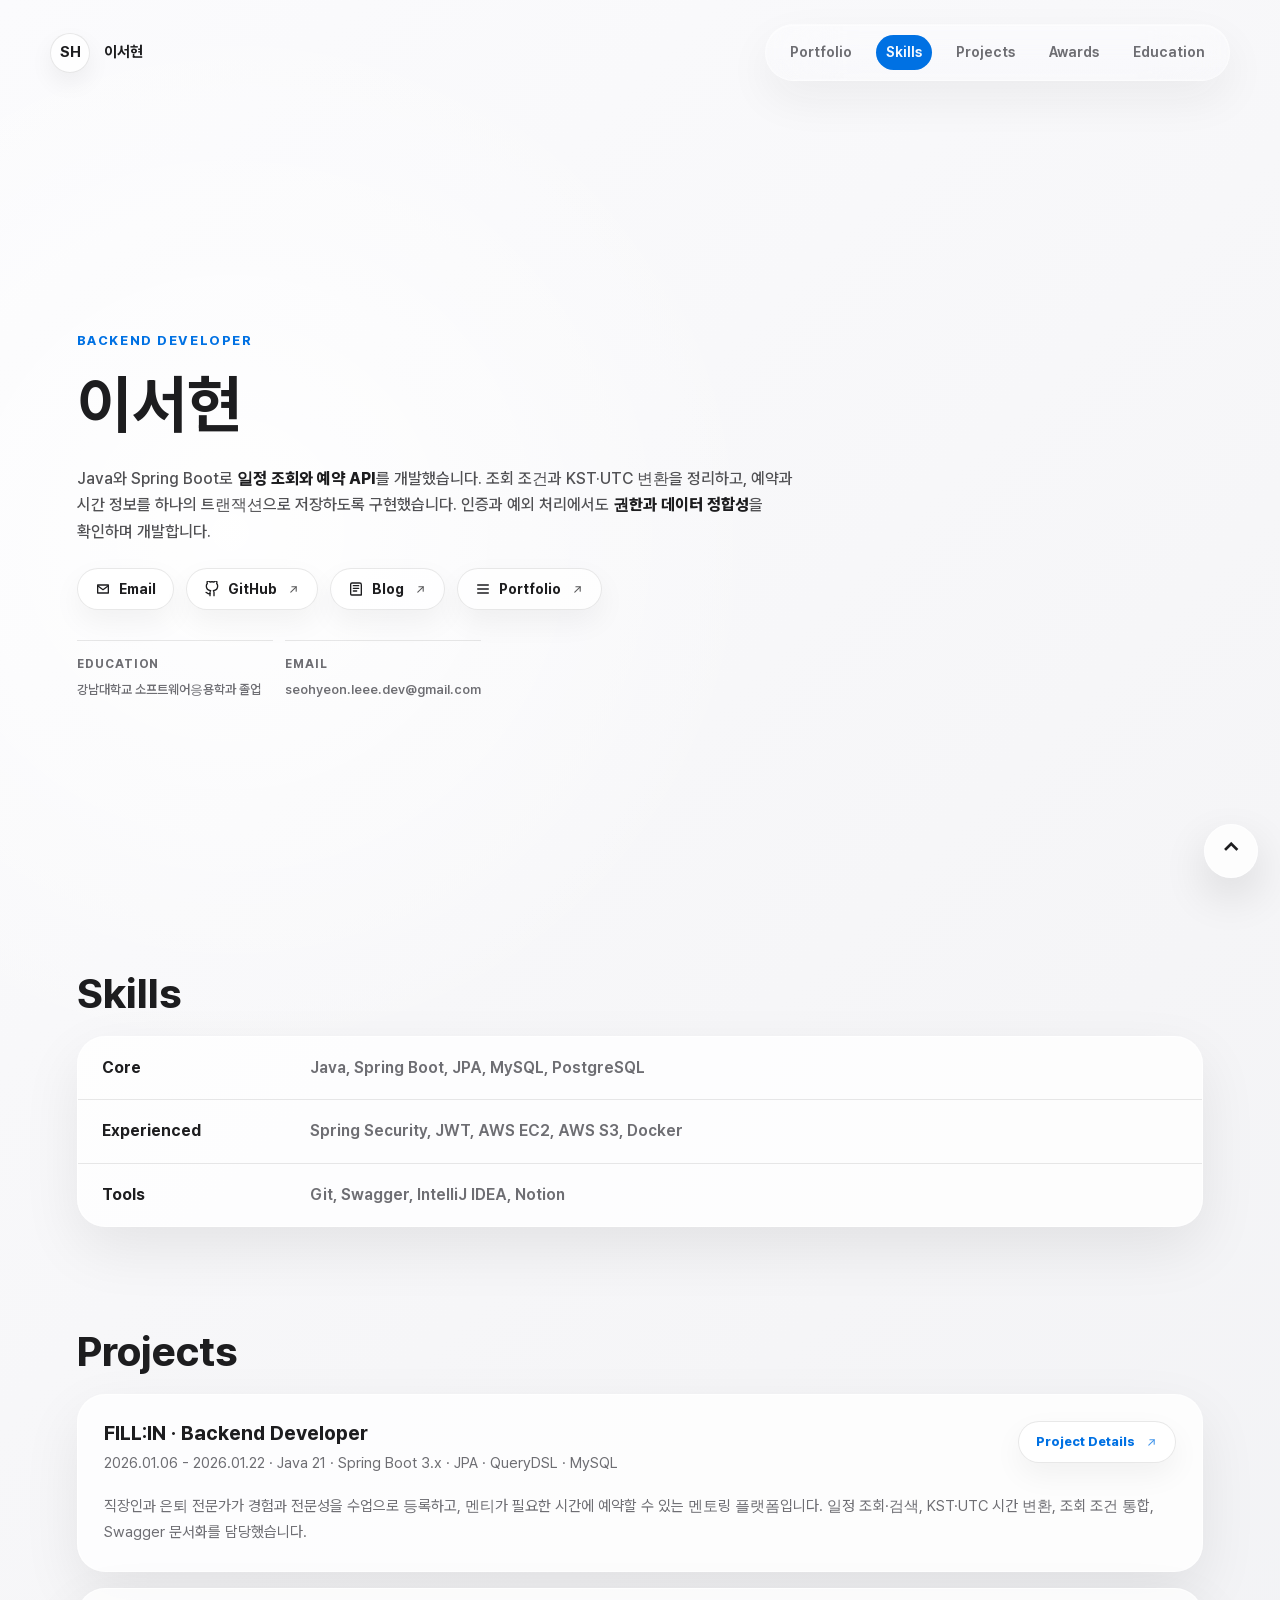
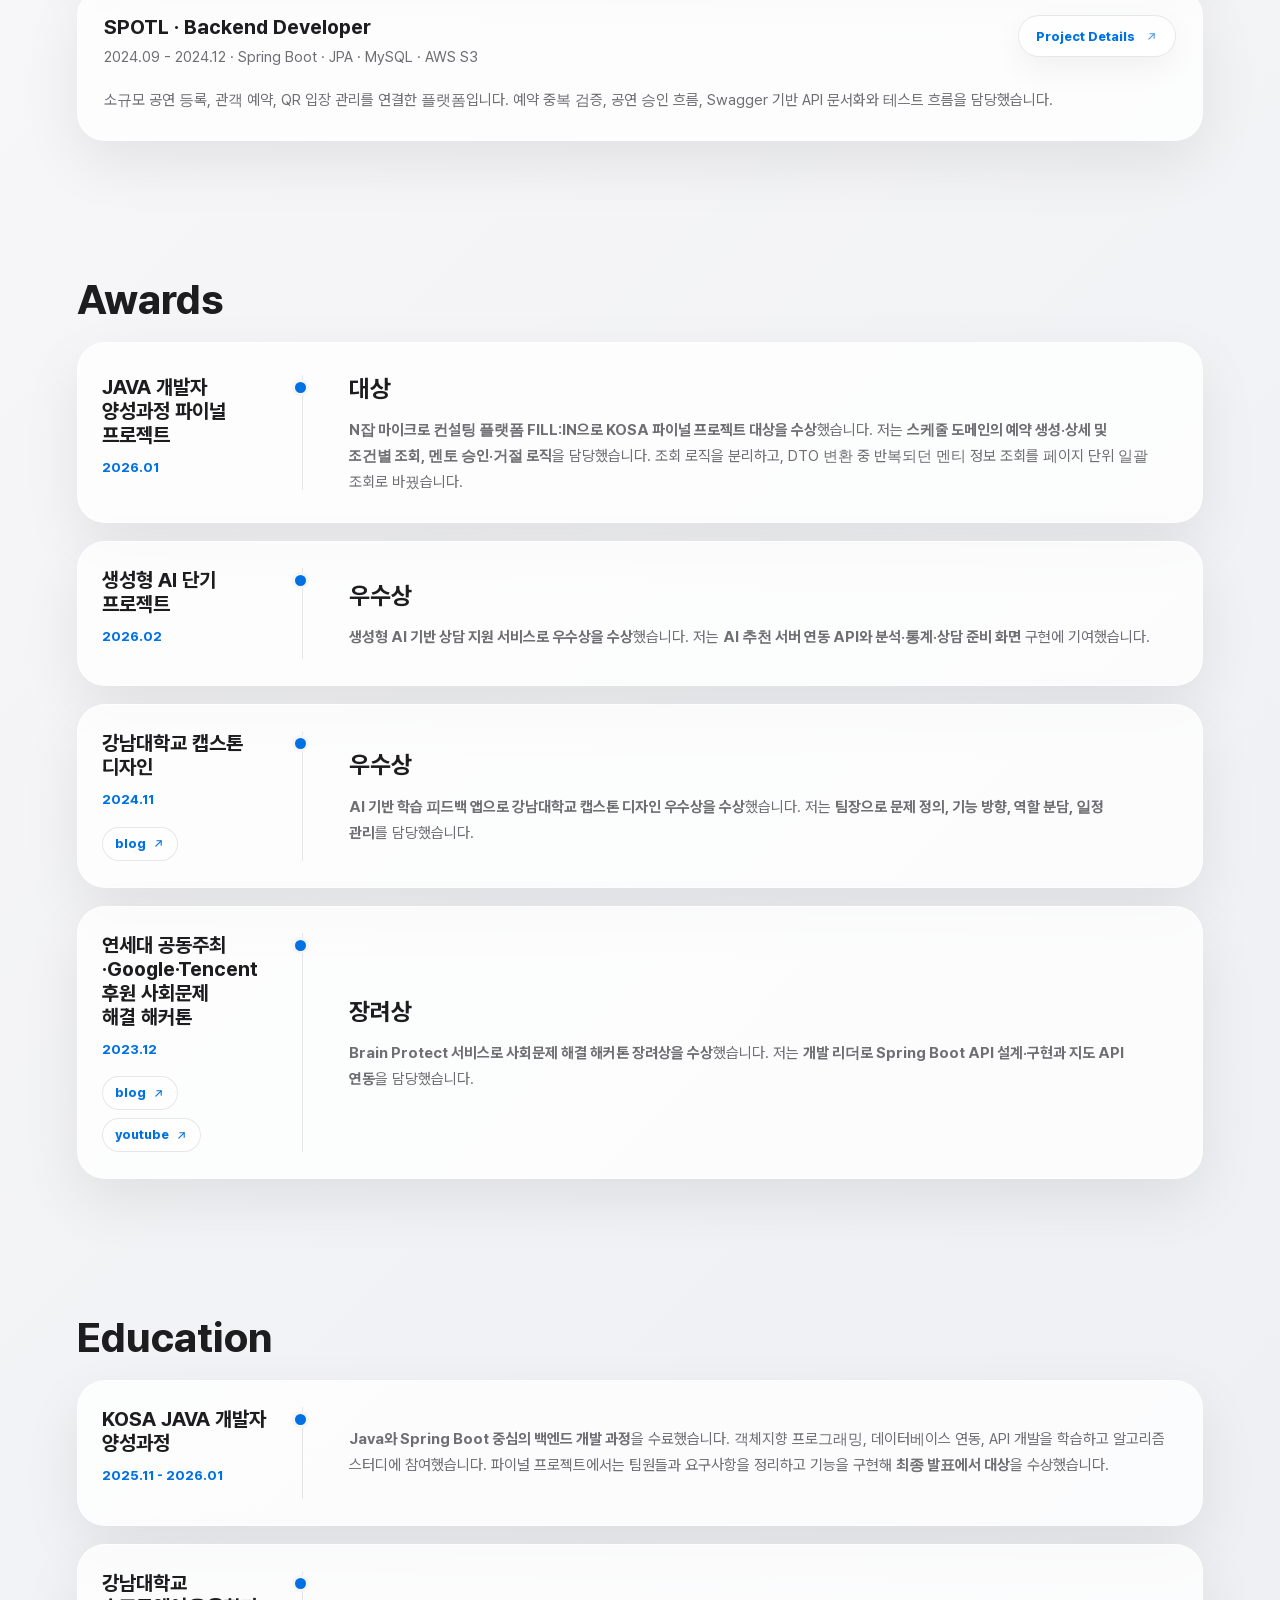
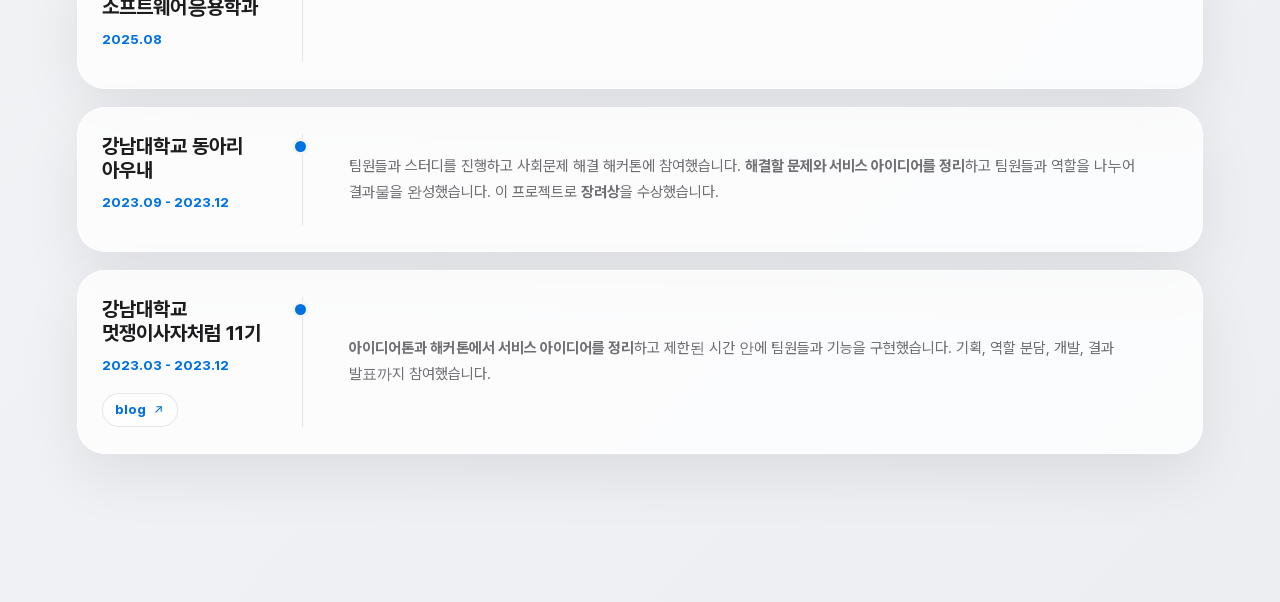
<file: resume/index.html>
<!doctype html>
<html lang="ko">
  <head>
    <meta charset="utf-8">
    <meta name="viewport" content="width=device-width, initial-scale=1">
    <meta name="description" content="백엔드 개발자 이서현의 이력서 페이지입니다.">
    <meta name="robots" content="max-image-preview:none">
    <title>Resume | 이서현</title>
    <link rel="stylesheet" href="/assets/css/portfolio.css?v=20260914-wrap">
  </head>
  <body>
    <header class="site-header">
      <a class="brand" href="/" aria-label="이서현 포트폴리오 홈">
        <span class="brand-mark">SH</span>
        <span>이서현</span>
      </a>
      <nav class="nav" aria-label="주요 섹션">
        <a href="/">Portfolio</a>
        <a href="#skills">Skills</a>
        <a href="#projects">Projects</a>
        <a href="#awards">Awards</a>
        <a href="#education">Education</a>
      </nav>
    </header>

    <aside class="profile-rail" aria-label="스크롤 프로필 요약">
      <p class="rail-role">Backend Developer</p>
      <h2>이서현</h2>
      <p class="rail-copy">서비스의 목적을 이해하고, 견고한 서버 구조로 구현합니다.</p>
      <div class="rail-links">
        <a href="mailto:seohyeon.leee.dev@gmail.com" aria-label="이메일 보내기"><svg aria-hidden="true" viewBox="0 0 24 24"><path d="M4 6h16v12H4z"></path><path d="m4 7 8 6 8-6"></path></svg></a>
        <a href="https://github.com/mynameisseohyeon" target="_blank" rel="noreferrer" aria-label="GitHub 열기"><svg aria-hidden="true" viewBox="0 0 24 24"><path d="M15 22v-4a4.8 4.8 0 0 0-1-3.5c3.2-.4 6.5-1.6 6.5-7A5.4 5.4 0 0 0 19 3.8 5 5 0 0 0 18.9 0S17.6-.4 15 1.5a14 14 0 0 0-6 0C6.4-.4 5.1 0 5.1 0A5 5 0 0 0 5 3.8a5.4 5.4 0 0 0-1.5 3.7c0 5.4 3.3 6.6 6.5 7A4.8 4.8 0 0 0 9 18v4"></path><path d="M9 19c-4 .9-4-2-6-2"></path></svg></a>
        <a href="https://backenddevelopercorinne.tistory.com/" target="_blank" rel="noreferrer" aria-label="블로그 열기"><svg aria-hidden="true" viewBox="0 0 24 24"><path d="M4 19.5V5a2 2 0 0 1 2-2h11.5A2.5 2.5 0 0 1 20 5.5V21H6a2 2 0 0 1-2-1.5z"></path><path d="M8 7h8"></path><path d="M8 11h8"></path><path d="M8 15h5"></path></svg></a>
      </div>
    </aside>

    <main id="top" class="page-shell resume-page">
      <section class="resume-hero section">
        <div>
          <p class="eyebrow">Backend Developer</p>
          <h1>이서현</h1>
        </div>
        <p class="resume-summary">
          Java와 Spring Boot로 <strong>일정 조회와 예약 API</strong>를 개발했습니다.
          조회 조건과 KST·UTC 변환을 정리하고, 예약과 시간 정보를 하나의 트랜잭션으로 저장하도록 구현했습니다.
          인증과 예외 처리에서도 <strong>권한과 데이터 정합성</strong>을 확인하며 개발합니다.
        </p>
        <div class="hero-actions resume-actions" aria-label="이력서 링크">
          <a class="button" href="mailto:seohyeon.leee.dev@gmail.com">
            <span class="button-label">
              <svg aria-hidden="true" viewBox="0 0 24 24"><path d="M4 6h16v12H4z"></path><path d="m4 7 8 6 8-6"></path></svg>
              Email
            </span>
          </a>
          <a class="button" href="https://github.com/mynameisseohyeon" target="_blank" rel="noreferrer">
            <span class="button-label">
              <svg aria-hidden="true" viewBox="0 0 24 24"><path d="M15 22v-4a4.8 4.8 0 0 0-1-3.5c3.2-.4 6.5-1.6 6.5-7A5.4 5.4 0 0 0 19 3.8 5 5 0 0 0 18.9 0S17.6-.4 15 1.5a14 14 0 0 0-6 0C6.4-.4 5.1 0 5.1 0A5 5 0 0 0 5 3.8a5.4 5.4 0 0 0-1.5 3.7c0 5.4 3.3 6.6 6.5 7A4.8 4.8 0 0 0 9 18v4"></path><path d="M9 19c-4 .9-4-2-6-2"></path></svg>
              GitHub
            </span>
            <svg class="button-external-icon" aria-hidden="true" viewBox="0 0 24 24"><path d="M7 17 17 7"></path><path d="M9 7h8v8"></path></svg>
          </a>
          <a class="button" href="https://backenddevelopercorinne.tistory.com/" target="_blank" rel="noreferrer">
            <span class="button-label">
              <svg aria-hidden="true" viewBox="0 0 24 24"><path d="M4 19.5V5a2 2 0 0 1 2-2h11.5A2.5 2.5 0 0 1 20 5.5V21H6a2 2 0 0 1-2-1.5z"></path><path d="M8 7h8"></path><path d="M8 11h8"></path><path d="M8 15h5"></path></svg>
              Blog
            </span>
            <svg class="button-external-icon" aria-hidden="true" viewBox="0 0 24 24"><path d="M7 17 17 7"></path><path d="M9 7h8v8"></path></svg>
          </a>
          <a class="button" href="/">
            <span class="button-label">
              <svg aria-hidden="true" viewBox="0 0 24 24"><path d="M4 6h16"></path><path d="M4 12h16"></path><path d="M4 18h16"></path></svg>
              Portfolio
            </span>
            <svg class="button-external-icon" aria-hidden="true" viewBox="0 0 24 24"><path d="M7 17 17 7"></path><path d="M9 7h8v8"></path></svg>
          </a>
        </div>
        <dl class="hero-profile" aria-label="프로필 요약">
          <div>
            <dt>Education</dt>
            <dd>강남대학교 소프트웨어응용학과 졸업</dd>
          </div>
          <div>
            <dt>Email</dt>
            <dd>seohyeon.leee.dev@gmail.com</dd>
          </div>
        </dl>
      </section>

      <section id="skills" class="section resume-section resume-dense-section">
        <div class="section-heading compact-heading">
          <h2>Skills</h2>
        </div>
        <div class="resume-skill-table glass">
          <p><strong>Core</strong><span>Java, Spring Boot, JPA, MySQL, PostgreSQL</span></p>
          <p><strong>Experienced</strong><span>Spring Security, JWT, AWS EC2, AWS S3, Docker</span></p>
          <p><strong>Tools</strong><span>Git, Swagger, IntelliJ IDEA, Notion</span></p>
        </div>
      </section>

      <section id="projects" class="section resume-section">
        <div class="section-heading compact-heading">
          <h2>Projects</h2>
        </div>
        <div class="resume-project-list">
          <!--
          <article class="resume-project-card glass">
            <div class="resume-project-head">
              <div>
                <h3>감자무봤나 · Backend Developer</h3>
                <p>2026.06 - 진행 중 · Spring Boot · PostgreSQL · Flyway · JWT</p>
              </div>
              <a class="button" href="/projects/gamja/">
                <span class="button-label">Project Details</span>
                <svg class="button-external-icon" aria-hidden="true" viewBox="0 0 24 24"><path d="M7 17 17 7"></path><path d="M9 7h8v8"></path></svg>
              </a>
            </div>
            <p>
              강원도 관광지를 미션과 보상으로 연결한 위치 기반 관광 서비스입니다.
              미션 인증·완료·보상 도메인과 외부 관광 데이터 수집을 담당했습니다.
            </p>
          </article>
          -->
          <article class="resume-project-card glass">
            <div class="resume-project-head">
              <div>
                <h3>FILL:IN · Backend Developer</h3>
                <p>2026.01.06 - 2026.01.22 · Java 21 · Spring Boot 3.x · JPA · QueryDSL · MySQL</p>
              </div>
              <a class="button" href="/projects/fillin/">
                <span class="button-label">Project Details</span>
                <svg class="button-external-icon" aria-hidden="true" viewBox="0 0 24 24"><path d="M7 17 17 7"></path><path d="M9 7h8v8"></path></svg>
              </a>
            </div>
            <p>
              직장인과 은퇴 전문가가 경험과 전문성을 수업으로 등록하고, 멘티가 필요한 시간에 예약할 수 있는 멘토링 플랫폼입니다. 일정 조회·검색, KST·UTC 시간 변환, 조회 조건 통합, Swagger 문서화를 담당했습니다.
            </p>
          </article>
          <article class="resume-project-card glass">
            <div class="resume-project-head">
              <div>
                <h3>SPOTL · Backend Developer</h3>
                <p>2024.09 - 2024.12 · Spring Boot · JPA · MySQL · AWS S3</p>
              </div>
              <a class="button" href="/projects/spotl/">
                <span class="button-label">Project Details</span>
                <svg class="button-external-icon" aria-hidden="true" viewBox="0 0 24 24"><path d="M7 17 17 7"></path><path d="M9 7h8v8"></path></svg>
              </a>
            </div>
            <p>
              소규모 공연 등록, 관객 예약, QR 입장 관리를 연결한 플랫폼입니다. 예약 중복 검증, 공연 승인 흐름, Swagger 기반 API 문서화와 테스트 흐름을 담당했습니다.
            </p>
          </article>
          <!--
          <article class="resume-project-card glass">
            <div class="resume-project-head">
              <div>
                <h3>Turtle Neck Buddy · Product Owner / Developer</h3>
                <p>2026.07 · React · TypeScript · Vite · Manifest V3</p>
              </div>
              <a class="button" href="/projects/turtle-neck-buddy/">
                <span class="button-label">Project Details</span>
                <svg class="button-external-icon" aria-hidden="true" viewBox="0 0 24 24"><path d="M7 17 17 7"></path><path d="M9 7h8v8"></path></svg>
              </a>
            </div>
            <p>
              장시간 브라우저 사용자에게 스트레칭 알림과 기록을 제공하는 Chrome Extension입니다.
              알림 예약, 설정 저장, 완료 기록 동기화와 사용 흐름 설계를 담당했습니다.
            </p>
          </article>
          -->
        </div>
      </section>

      <section id="awards" class="section resume-section">
        <div class="section-heading compact-heading">
          <h2>Awards</h2>
        </div>
        <div class="timeline-list">
          <article class="entry-card timeline-entry glass">
            <aside class="entry-meta">
              <h3>JAVA 개발자 양성과정 파이널 프로젝트</h3>
              <time>2026.01</time>
            </aside>
            <div class="entry-content timeline-body">
              <h4>대상</h4>
              <p>
                <strong>N잡 마이크로 컨설팅 플랫폼 FILL:IN으로 KOSA 파이널 프로젝트 대상을 수상</strong>했습니다. 저는 <strong>스케줄 도메인의 예약 생성·상세 및 조건별 조회, 멘토 승인·거절 로직</strong>을 담당했습니다.
                조회 로직을 분리하고, DTO 변환 중 반복되던 멘티 정보 조회를 페이지 단위 일괄 조회로 바꿨습니다.
              </p>
            </div>
          </article>
          <article class="entry-card timeline-entry glass">
            <aside class="entry-meta">
              <h3>생성형 AI 단기 프로젝트</h3>
              <time>2026.02</time>
            </aside>
            <div class="entry-content timeline-body">
              <h4>우수상</h4>
              <p>
                <strong>생성형 AI 기반 상담 지원 서비스로 우수상을 수상</strong>했습니다. 저는 <strong>AI 추천 서버 연동 API와 분석·통계·상담 준비 화면</strong> 구현에 기여했습니다.
              </p>
            </div>
          </article>
          <article class="entry-card timeline-entry glass">
            <aside class="entry-meta">
              <h3>강남대학교 캡스톤 디자인</h3>
              <time>2024.11</time>
              <div class="timeline-links">
                <a href="https://backenddevelopercorinne.tistory.com/32" target="_blank" rel="noreferrer">
                  blog
                  <svg class="external-icon" aria-hidden="true" viewBox="0 0 24 24"><path d="M7 17 17 7"></path><path d="M9 7h8v8"></path></svg>
                </a>
              </div>
            </aside>
            <div class="entry-content timeline-body">
              <h4>우수상</h4>
              <p>
                <strong>AI 기반 학습 피드백 앱으로 강남대학교 캡스톤 디자인 우수상을 수상</strong>했습니다. 저는 <strong>팀장으로 문제 정의, 기능 방향, 역할 분담, 일정 관리</strong>를 담당했습니다.
              </p>
            </div>
          </article>
          <article class="entry-card timeline-entry glass">
            <aside class="entry-meta">
              <h3>연세대 공동주최·Google·Tencent 후원 사회문제 해결 해커톤</h3>
              <time>2023.12</time>
              <div class="timeline-links">
                <a href="https://backenddevelopercorinne.tistory.com/29" target="_blank" rel="noreferrer">
                  blog
                  <svg class="external-icon" aria-hidden="true" viewBox="0 0 24 24"><path d="M7 17 17 7"></path><path d="M9 7h8v8"></path></svg>
                </a>
                <a href="https://youtu.be/n-eyOwUAxKY?si=pcoZ5gc-jWkSSS6M" target="_blank" rel="noreferrer">
                  youtube
                  <svg class="external-icon" aria-hidden="true" viewBox="0 0 24 24"><path d="M7 17 17 7"></path><path d="M9 7h8v8"></path></svg>
                </a>
              </div>
            </aside>
            <div class="entry-content timeline-body">
              <h4>장려상</h4>
              <p>
                <strong>Brain Protect 서비스로 사회문제 해결 해커톤 장려상을 수상</strong>했습니다. 저는 <strong>개발 리더로 Spring Boot API 설계·구현과 지도 API 연동</strong>을 담당했습니다.
              </p>
            </div>
          </article>
        </div>
      </section>

      <section id="education" class="section resume-section">
        <div class="section-heading compact-heading">
          <h2>Education</h2>
        </div>
        <div class="timeline-list">
          <article class="entry-card timeline-entry glass">
            <aside class="entry-meta">
              <h3>KOSA JAVA 개발자 양성과정</h3>
              <time>2025.11 - 2026.01</time>
            </aside>
            <div class="entry-content timeline-body">
              <p>
                <strong>Java와 Spring Boot 중심의 백엔드 개발 과정</strong>을 수료했습니다. 객체지향 프로그래밍, 데이터베이스 연동, API 개발을 학습하고 알고리즘 스터디에 참여했습니다. 파이널 프로젝트에서는 팀원들과 요구사항을 정리하고 기능을 구현해 <strong>최종 발표에서 대상</strong>을 수상했습니다.
              </p>
            </div>
          </article>
          <article class="entry-card timeline-entry glass">
            <aside class="entry-meta">
              <h3>강남대학교 소프트웨어응용학과</h3>
              <time>2025.08</time>
            </aside>
          </article>
          <article class="entry-card timeline-entry glass">
            <aside class="entry-meta">
              <h3>강남대학교 동아리 아우내</h3>
              <time>2023.09 - 2023.12</time>
            </aside>
            <div class="entry-content timeline-body">
              <p>
                팀원들과 스터디를 진행하고 사회문제 해결 해커톤에 참여했습니다. <strong>해결할 문제와 서비스 아이디어를 정리</strong>하고 팀원들과 역할을 나누어 결과물을 완성했습니다. 이 프로젝트로 <strong>장려상</strong>을 수상했습니다.
              </p>
            </div>
          </article>
          <article class="entry-card timeline-entry glass">
            <aside class="entry-meta">
              <h3>강남대학교 멋쟁이사자처럼 11기</h3>
              <time>2023.03 - 2023.12</time>
              <div class="timeline-links">
                <a href="https://backenddevelopercorinne.tistory.com/25" target="_blank" rel="noreferrer">
                  blog
                  <svg class="external-icon" aria-hidden="true" viewBox="0 0 24 24"><path d="M7 17 17 7"></path><path d="M9 7h8v8"></path></svg>
                </a>
              </div>
            </aside>
            <div class="entry-content timeline-body">
              <p>
                <strong>아이디어톤과 해커톤에서 서비스 아이디어를 정리</strong>하고 제한된 시간 안에 팀원들과 기능을 구현했습니다. 기획, 역할 분담, 개발, 결과 발표까지 참여했습니다.
              </p>
            </div>
          </article>
        </div>
      </section>
    </main>
    <a class="back-to-top" href="#top" aria-label="맨 위로 이동">⌃</a>
    <script>
      const profileRail = document.querySelector(".profile-rail");
      const navLinks = [...document.querySelectorAll(".nav a[href^='#']")];
      const sections = navLinks.map((link) => document.querySelector(link.getAttribute("href"))).filter(Boolean);
      const activateSection = () => {
        const hasScrolled = window.scrollY > 180;
        profileRail?.classList.toggle("is-visible", hasScrolled);
        document.body.classList.toggle("is-scrolled", hasScrolled);
        const marker = window.scrollY + 150;
        const current = [...sections].reverse().find((section) => section.offsetTop <= marker) || sections[0];
        navLinks.forEach((link) => link.classList.toggle("is-active", link.getAttribute("href") === `#${current?.id}`));
      };
      activateSection();
      window.addEventListener("scroll", activateSection, { passive: true });
    </script>
  </body>
</html>
</file>
<file: assets/css/portfolio.css>
:root {
  --bg: #f5f5f7;
  --surface: rgba(255, 255, 255, 0.78);
  --surface-strong: rgba(255, 255, 255, 0.82);
  --text: #1d1d1f;
  --muted: #6e6e73;
  --line: rgba(29, 29, 31, 0.1);
  --shadow: 0 28px 80px rgba(0, 0, 0, 0.1);
  --accent: #0071E3;
  --accent-dark: #0071E3;
  --radius: 28px;
  --max: 1180px;
  --page-gutter: clamp(260px, 18vw, 340px);
}

@font-face {
  font-family: "Pretendard";
  font-style: normal;
  font-weight: 45 920;
  font-display: swap;
  src: url("/assets/fonts/PretendardPortfolio.woff2") format("woff2");
}

* {
  box-sizing: border-box;
}

html {
  scroll-behavior: smooth;
}

body {
  margin: 0;
  background:
    radial-gradient(circle at 18% 14%, rgba(255, 255, 255, 0.95), transparent 34rem),
    linear-gradient(135deg, #fbfbfd 0%, #f5f5f7 42%, #eceef2 100%);
  color: var(--text);
  font-family: Pretendard, -apple-system, BlinkMacSystemFont, "SF Pro Display", "Segoe UI", sans-serif;
  line-height: 1.65;
  overflow-wrap: break-word;
  text-wrap: pretty;
  word-break: keep-all;
  overflow-x: hidden;
}

a {
  color: inherit;
  text-decoration: none;
}

.site-header {
  position: sticky;
  top: 14px;
  z-index: 10;
  display: flex;
  align-items: center;
  justify-content: space-between;
  width: min(var(--max), calc(100% - 40px));
  margin: 0 auto;
  padding: 10px 0;
}

.brand,
.nav {
  display: flex;
  align-items: center;
  gap: 14px;
}

.brand {
  font-size: 15px;
  font-weight: 700;
  letter-spacing: 0;
  transition: opacity 160ms ease, transform 160ms ease;
}

.is-scrolled .brand {
  opacity: 0;
  pointer-events: none;
  transform: translateY(-4px);
}

.brand-mark {
  display: grid;
  place-items: center;
  width: 40px;
  height: 40px;
  border: 1px solid var(--line);
  border-radius: 50%;
  background: rgba(255, 255, 255, 0.72);
  box-shadow: 0 10px 24px rgba(0, 0, 0, 0.06);
}

.nav {
  padding: 10px 14px;
  border: 1px solid rgba(255, 255, 255, 0.36);
  border-radius: 999px;
  background:
    linear-gradient(180deg, rgba(255, 255, 255, 0.32), rgba(255, 255, 255, 0.10)),
    rgba(255, 255, 255, 0.08);
  color: var(--muted);
  font-size: 14px;
  font-weight: 640;
  box-shadow:
    inset 0 1px 0 rgba(255, 255, 255, 0.52),
    inset 0 -1px 0 rgba(255, 255, 255, 0.10),
    0 18px 46px rgba(29, 29, 31, 0.06);
  -webkit-backdrop-filter: blur(34px) saturate(210%);
  backdrop-filter: blur(34px) saturate(210%);
}

.nav a {
  padding: 6px 10px;
  border-radius: 999px;
  transition: background 160ms ease, color 160ms ease;
}

.nav a:hover {
  background: rgba(255, 255, 255, 0.28);
  color: var(--accent);
}

.nav a.is-active {
  background: #0071E3;
  color: rgba(255, 255, 255, 0.96);
}

.profile-rail {
  position: fixed;
  top: 156px;
  left: max(28px, calc((var(--page-gutter) / 2) - 94px));
  z-index: 9;
  width: 188px;
  padding: 4px 0 4px 18px;
  border-left: 1px solid rgba(29, 29, 31, 0.14);
  background: transparent;
  opacity: 0;
  pointer-events: none;
  transform: translateX(-12px);
  transition: opacity 180ms ease, transform 180ms ease;
}

.profile-rail.is-visible {
  opacity: 1;
  pointer-events: auto;
  transform: translateX(0);
}

.rail-role {
  margin-bottom: 6px;
  color: var(--accent);
  font-size: 11px;
  font-weight: 760;
  letter-spacing: 0.08em;
  text-transform: uppercase;
}

.profile-rail h2 {
  margin-bottom: 6px;
  font-size: 24px;
}

.rail-copy {
  margin-bottom: 14px;
  color: var(--muted);
  font-size: 13px;
  line-height: 1.6;
}

.rail-links {
  display: flex;
  gap: 8px;
}

.rail-links a {
  display: grid;
  place-items: center;
  width: 34px;
  height: 34px;
  border: 1px solid rgba(0, 113, 227, 0.14);
  border-radius: 50%;
  background: rgba(255, 255, 255, 0.72);
  color: var(--accent);
  box-shadow: 0 8px 22px rgba(0, 0, 0, 0.06);
}

.rail-links svg {
  width: 17px;
  height: 17px;
  fill: none;
  stroke: currentColor;
  stroke-linecap: round;
  stroke-linejoin: round;
  stroke-width: 2;
}

.section {
  width: min(var(--max), calc(100% - (var(--page-gutter) * 2)));
  margin: 0 auto;
  padding: 64px 0;
}

.hero {
  display: grid;
  grid-template-columns: minmax(0, 1fr);
  align-content: center;
  gap: 22px;
  min-height: calc(100vh - 78px);
  padding-top: clamp(82px, 10vh, 116px);
  padding-bottom: clamp(76px, 9vh, 108px);
}

.hero-copy {
  max-width: 940px;
}

.eyebrow {
  margin: 0 0 18px;
  color: var(--accent);
  font-size: 13px;
  font-weight: 760;
  letter-spacing: 0.12em;
  text-transform: uppercase;
}

h1,
h2,
h3,
h4,
p {
  margin-top: 0;
}

h1 {
  max-width: 820px;
  min-height: clamp(148px, 16vw, 224px);
  margin-bottom: 20px;
  font-size: clamp(36px, 4.1vw, 58px);
  font-weight: 680;
  letter-spacing: 0;
  line-height: 1.1;
}

h1 span {
  display: block;
}

h1.is-typing::after {
  display: inline-block;
  width: 2px;
  height: 0.9em;
  margin-left: 6px;
  background: var(--accent);
  vertical-align: -0.12em;
  animation: cursorBlink 880ms step-end infinite;
  content: "";
}

@keyframes cursorBlink {
  50% {
    opacity: 0;
  }
}

.headline-light {
  color: #3b3b3d;
  font-weight: 520;
}

.headline-strong {
  color: var(--text);
  font-weight: 840;
}

h2 {
  margin-bottom: 16px;
  font-size: clamp(27px, 3.25vw, 42px);
  font-weight: 740;
  letter-spacing: 0;
  line-height: 1.08;
}

h3 {
  margin-bottom: 10px;
  font-size: 20px;
  font-weight: 720;
  letter-spacing: 0;
  line-height: 1.2;
}

.project-title-link {
  color: inherit;
  transition: color 160ms ease;
}

.project-title-link:hover {
  color: var(--accent);
}

h4 {
  margin-bottom: 10px;
  font-size: 15px;
  font-weight: 700;
}

.hero-description,
.section-heading p,
.rich-text,
.capability p,
.project-card p,
.skill-card span,
.timeline span {
  color: var(--muted);
  font-size: 18px;
}

.hero-description {
  max-width: 720px;
  margin-bottom: 20px;
  color: #515154;
  font-size: 16px;
  line-height: 1.68;
}

.hero-description strong {
  color: var(--text);
  font-weight: 800;
}

.hero-actions {
  display: flex;
  flex-wrap: wrap;
  gap: 12px;
}

.button {
  display: inline-flex;
  align-items: center;
  justify-content: space-between;
  gap: 8px;
  min-height: 42px;
  padding: 0 17px;
  border: 1px solid var(--line);
  border-radius: 999px;
  background: rgba(255, 255, 255, 0.68);
  color: var(--text);
  font-size: 14px;
  font-weight: 700;
  cursor: pointer;
  box-shadow: 0 12px 30px rgba(0, 0, 0, 0.05);
  transition: transform 180ms ease, border-color 180ms ease, background 180ms ease;
}

.button svg {
  width: 16px;
  height: 16px;
  fill: none;
  stroke: currentColor;
  stroke-linecap: round;
  stroke-linejoin: round;
  stroke-width: 2;
}

.button-label {
  display: inline-flex;
  align-items: center;
  gap: 8px;
}

.button .button-external-icon {
  width: 13px;
  height: 13px;
  margin-left: 2px;
  opacity: 0.72;
}

.button:hover {
  transform: translateY(-2px);
  border-color: rgba(0, 113, 227, 0.28);
}

.glass {
  border: 1px solid rgba(255, 255, 255, 0.72);
  background: var(--surface);
  box-shadow: 0 22px 58px rgba(0, 0, 0, 0.08);
}

.hero-profile {
  display: grid;
  grid-template-columns: repeat(3, minmax(0, 1fr));
  gap: 12px;
  max-width: 980px;
  margin: 8px 0 0;
}

.hero-profile div {
  padding: 14px 0 0;
  border-top: 1px solid var(--line);
}

.hero-profile dd {
  color: var(--muted);
  font-size: 13px;
  font-weight: 560;
  overflow-wrap: anywhere;
}

.split-section {
  display: grid;
  grid-template-columns: 0.8fr 1.2fr;
  gap: 64px;
  align-items: start;
}

.rich-text {
  padding: 38px;
  border-radius: var(--radius);
}

.rich-text p:last-child {
  margin-bottom: 0;
}

.capability-section {
  display: grid;
  grid-template-columns: repeat(3, 1fr);
  gap: 18px;
  padding-top: 0;
}

.capability {
  min-height: 178px;
  padding: 22px;
  border-radius: var(--radius);
}

.capability span {
  display: block;
  margin-bottom: 26px;
  color: var(--accent);
  font-size: 13px;
  font-weight: 760;
}

.section-heading {
  max-width: 760px;
  margin-bottom: 30px;
}

.compact-heading {
  margin-bottom: 20px;
}

.section-row {
  display: grid;
  grid-template-columns: minmax(150px, 0.2fr) minmax(0, 0.8fr);
  gap: 46px;
}

.section-side {
  position: relative;
  padding-right: 34px;
}

.section-side::after {
  position: absolute;
  top: 4px;
  right: 0;
  width: 1px;
  height: 100%;
  background: rgba(29, 29, 31, 0.12);
  content: "";
}

.section-side p {
  margin-bottom: 16px;
}

.section-side h2 {
  font-size: clamp(28px, 3.2vw, 44px);
}

.section-side > p:not(.eyebrow) {
  color: var(--muted);
  font-size: 16px;
}

.project-list {
  display: grid;
  gap: 27px;
}

.entry-card {
  display: grid;
  grid-template-columns: minmax(180px, 0.24fr) minmax(0, 1fr);
  gap: 24px;
  padding: 24px;
  border-radius: var(--radius);
}

.entry-meta {
  position: relative;
  padding-right: 28px;
}

.entry-meta::after {
  position: absolute;
  top: 0;
  right: 0;
  width: 1px;
  height: 100%;
  background: rgba(29, 29, 31, 0.1);
  content: "";
}

.project-card.muted {
  background: rgba(255, 255, 255, 0.5);
}

.project-label {
  margin-bottom: 16px;
  color: var(--accent);
  font-size: 13px;
  font-weight: 760;
  letter-spacing: 0.08em;
  text-transform: uppercase;
}

.project-summary dl {
  display: grid;
  gap: 12px;
  margin: 24px 0 0;
}

.project-summary div {
  padding-top: 12px;
  border-top: 1px solid var(--line);
}

dt {
  color: var(--muted);
  font-size: 12px;
  font-weight: 720;
  letter-spacing: 0.08em;
  text-transform: uppercase;
}

dd {
  margin: 4px 0 0;
  font-weight: 650;
}

.link-list {
  display: flex;
  flex-wrap: wrap;
  gap: 8px;
}

.project-summary .link-list {
  display: grid;
  gap: 10px;
}

.link-list a {
  display: inline-flex;
  align-items: center;
  justify-content: space-between;
  gap: 10px;
  min-height: 30px;
  padding: 0 11px;
  border: 1px solid rgba(0, 113, 227, 0.16);
  border-radius: 999px;
  background: rgba(0, 113, 227, 0.06);
  color: #0071E3;
  font-size: 12px;
  font-weight: 700;
}

.project-summary .link-list a {
  width: 100%;
  min-height: 42px;
  padding: 0 13px 0 12px;
  border: 1px solid rgba(0, 113, 227, 0.22);
  border-radius: 14px;
  background: rgba(255, 255, 255, 0.64);
  color: #0071E3;
  box-shadow: 0 8px 20px rgba(0, 113, 227, 0.06);
  transition: border-color 160ms ease, background 160ms ease, transform 160ms ease;
}

.project-summary .link-list a:hover {
  transform: translateY(-1px);
  border-color: rgba(0, 113, 227, 0.36);
  background: rgba(0, 113, 227, 0.08);
}

.link-label {
  display: inline-flex;
  align-items: center;
  gap: 7px;
}

.link-list svg {
  width: 14px;
  height: 14px;
  flex: 0 0 auto;
  fill: none;
  stroke: currentColor;
  stroke-linecap: round;
  stroke-linejoin: round;
  stroke-width: 2;
}

.project-summary .link-label svg {
  width: 17px;
  height: 17px;
}

.link-list .external-icon {
  width: 13px;
  height: 13px;
  opacity: 0.68;
}

.project-summary .link-list .external-icon {
  width: 15px;
  height: 15px;
  margin-left: auto;
  opacity: 0.78;
}

.project-headline {
  display: flex;
  flex-wrap: wrap;
  gap: 8px 18px;
  align-items: baseline;
  justify-content: space-between;
  margin-bottom: 14px;
}

.project-headline p {
  margin: 0;
  color: var(--text);
  font-size: 17px;
  font-weight: 700;
}

.project-headline span {
  color: var(--muted);
  font-size: 14px;
  font-weight: 600;
}

.project-content-grid {
  display: grid;
  grid-template-columns: 1fr;
  gap: 16px;
  align-items: stretch;
}

.project-detail {
  display: grid;
  grid-template-columns: repeat(2, minmax(0, 1fr));
  gap: 12px;
}

.project-detail section {
  padding: 15px 16px;
  border: 1px solid var(--line);
  border-radius: 18px;
  background: rgba(255, 255, 255, 0.62);
}

.project-detail .stack-section {
  grid-column: 1 / -1;
  padding-top: 13px;
  padding-bottom: 13px;
}

.project-detail p {
  margin-bottom: 0;
  font-size: 13px;
}

.compact-grid {
  grid-template-columns: repeat(2, minmax(0, 1fr));
}

.mockup-frame {
  display: grid;
  grid-template-rows: repeat(2, minmax(0, 1fr));
  gap: 1px;
  overflow: hidden;
  border: 1px dashed rgba(29, 29, 31, 0.18);
  border-radius: 18px;
  background:
    linear-gradient(135deg, rgba(0, 113, 227, 0.14), rgba(29, 29, 31, 0.08)),
    rgba(255, 255, 255, 0.46);
  box-shadow: none;
}

.mockup-frame.execution-only {
  grid-template-rows: minmax(0, 1fr);
}

.execution-only .mockup-card {
  min-height: 0;
  padding: 14px;
}

.execution-only .mockup-gallery {
  align-items: start;
}

.mockup-bar {
  display: none;
}

.mockup-bar span {
  width: 8px;
  height: 8px;
  border-radius: 50%;
  background: rgba(29, 29, 31, 0.18);
}

.mockup-card {
  display: grid;
  gap: 10px;
  overflow: hidden;
  padding: 18px;
  background:
    linear-gradient(135deg, rgba(255, 255, 255, 0.82), rgba(245, 245, 247, 0.52)),
    rgba(255, 255, 255, 0.68);
}

.mockup-card > p {
  margin-bottom: 0;
  color: var(--text);
  font-size: 13px;
  font-weight: 760;
}

.mockup-result {
  margin-top: 12px;
  padding: 13px 14px;
  border: 1px solid rgba(0, 113, 227, 0.14);
  border-radius: 14px;
  background: rgba(0, 113, 227, 0.055);
}

.mockup-result strong {
  display: block;
  margin-bottom: 4px;
  color: var(--accent);
  font-size: 12px;
  font-weight: 760;
}

.mockup-result span {
  display: block;
  color: var(--muted);
  font-size: 13px;
  line-height: 1.55;
}

.mockup-gallery {
  display: grid;
  grid-template-columns: repeat(3, minmax(0, 1fr));
  grid-auto-rows: 1fr;
  gap: 10px;
}

.mockup-gallery img,
.mockup-placeholder {
  display: grid;
  width: 100%;
  height: 100%;
  aspect-ratio: 16 / 9;
  place-items: center;
  overflow: hidden;
  border: 1px solid rgba(29, 29, 31, 0.08);
  border-radius: 12px;
  background:
    linear-gradient(135deg, rgba(255, 255, 255, 0.72), rgba(235, 241, 250, 0.64)),
    rgba(255, 255, 255, 0.58);
}

.mockup-gallery img {
  display: block;
  object-fit: contain;
  cursor: zoom-in;
}

.mockup-placeholder {
  color: rgba(81, 81, 84, 0.72);
  font-size: 11px;
  font-weight: 700;
  text-align: center;
}

.mockup-screen p {
  margin-bottom: 2px;
  color: var(--text);
  font-size: 14px;
  font-weight: 700;
}

.mockup-screen span {
  max-width: 360px;
  color: var(--muted);
  font-size: 12px;
}

.compact-mockup .mockup-screen {
  min-height: 0;
}

.skills-section {
  padding-top: 18px;
}

.skills-row {
  display: grid;
  grid-template-columns: repeat(auto-fit, minmax(190px, 1fr));
  gap: 1px;
  overflow: hidden;
  border-radius: var(--radius);
}

.skill-group-card {
  min-height: 136px;
  padding: 20px;
  background: rgba(255, 255, 255, 0.48);
}

.skill-group-card + .skill-group-card {
  border-left: 1px solid var(--line);
}

.skill-group-card h3 {
  margin-bottom: 18px;
}

.skill-grid,
.history-grid {
  display: grid;
  grid-template-columns: repeat(2, minmax(0, 1fr));
  gap: 22px;
}

.skill-card,
.history-card {
  padding: 34px;
  border-radius: var(--radius);
}

.featured-skill {
  border-color: rgba(0, 113, 227, 0.2);
  background:
    linear-gradient(180deg, rgba(255, 255, 255, 0.86), rgba(255, 255, 255, 0.58)),
    rgba(255, 255, 255, 0.68);
}

.skill-tags {
  display: flex;
  flex-wrap: wrap;
  gap: 8px;
  margin: 0;
}

.skill-tags span,
.skill-tags a {
  display: inline-flex;
  align-items: center;
  min-height: 30px;
  padding: 0 11px;
  border: 1px solid rgba(0, 113, 227, 0.16);
  border-radius: 999px;
  background: rgba(0, 113, 227, 0.07);
  color: #0071E3;
  font-size: 12px;
  font-weight: 720;
}

.stack-tags {
  display: flex;
  flex-wrap: wrap;
  gap: 7px;
  margin-bottom: 0;
}

.stack-tags span {
  display: inline-flex;
  align-items: center;
  gap: 6px;
  min-height: 28px;
  padding: 0 10px;
  border: 1px solid rgba(0, 113, 227, 0.14);
  border-radius: 999px;
  background: rgba(255, 255, 255, 0.64);
  color: #0071E3;
  font-size: 12px;
  font-weight: 720;
}

.stack-tags span::before {
  width: 6px;
  height: 6px;
  border-radius: 50%;
  background: currentColor;
  opacity: 0.72;
  content: "";
}

.skill-card ul,
.timeline {
  display: grid;
  gap: 18px;
  padding: 0;
  margin: 0;
  list-style: none;
}

.skill-card li {
  display: grid;
  gap: 5px;
  padding-top: 18px;
  border-top: 1px solid var(--line);
}

.skill-card strong,
.timeline strong {
  font-size: 18px;
  font-weight: 720;
}

.skill-card span,
.timeline span {
  font-size: 15px;
}

.timeline li {
  display: grid;
  gap: 5px;
  padding-left: 20px;
  border-left: 2px solid rgba(0, 113, 227, 0.18);
}

.timeline time {
  color: var(--accent);
  font-size: 13px;
  font-weight: 760;
}

.timeline-list {
  position: relative;
  display: grid;
  gap: 18px;
}

.timeline-entry {
  position: relative;
  align-items: center;
  gap: 38px;
  padding-top: 26px;
  padding-bottom: 26px;
}

.timeline-entry .entry-meta::before {
  position: absolute;
  top: 4px;
  right: -6px;
  z-index: 1;
  width: 11px;
  height: 11px;
  border: 3px solid #f5f5f7;
  border-radius: 50%;
  background: var(--accent);
  content: "";
}

.entry-meta time {
  display: block;
  margin: 6px 0 12px;
  color: var(--accent);
  font-size: 13px;
  font-weight: 760;
}

.timeline-body {
  display: grid;
  align-content: center;
  padding-left: 8px;
}

.timeline-body h4 {
  margin-bottom: 10px;
  color: var(--text);
  font-size: 24px;
}

.timeline-body p {
  margin-bottom: 0;
  color: var(--muted);
  font-size: 18px;
  line-height: 1.72;
  text-wrap: pretty;
}

.compact-timeline {
  gap: 12px;
}

.compact-timeline .timeline-entry {
  min-height: 0;
  padding-top: 18px;
  padding-bottom: 18px;
}

.compact-timeline .timeline-body h4 {
  margin-bottom: 0;
  font-size: 20px;
}

.compact-timeline .compact-item-title {
  margin: 0;
  color: #6b7280;
  font-size: 16px;
  font-weight: 500;
  line-height: 1.45;
}

.timeline-links {
  display: flex;
  flex-wrap: wrap;
  gap: 8px;
  margin-top: 16px;
}

.timeline-links a {
  display: inline-flex;
  align-items: center;
  gap: 6px;
  min-height: 34px;
  padding: 0 12px;
  border: 1px solid var(--line);
  border-radius: 999px;
  background: rgba(255, 255, 255, 0.58);
  color: var(--accent);
  font-size: 13px;
  font-weight: 760;
}

.timeline-links svg {
  width: 13px;
  height: 13px;
  fill: none;
  stroke: currentColor;
  stroke-linecap: round;
  stroke-linejoin: round;
  stroke-width: 2;
}

.contact-section {
  display: grid;
  min-height: 100svh;
  place-items: center;
  padding-top: clamp(132px, 16vh, 190px);
  padding-bottom: clamp(132px, 16vh, 190px);
}

.contact-card {
  width: min(940px, 100%);
  padding: 0;
}

.contact-card h2 {
  max-width: 840px;
  margin-bottom: 30px;
  color: #444447;
  font-size: clamp(26px, 3.4vw, 44px);
  font-weight: 520;
  line-height: 1.16;
}

.contact-card h2 span,
.contact-card h2 strong {
  display: inline;
}

.contact-card h2 strong {
  color: var(--text);
  font-size: 1.08em;
  font-weight: 780;
}

.contact-actions {
  display: flex;
  flex-wrap: wrap;
  gap: 12px;
  align-items: center;
}

.contact-email {
  display: inline-flex;
  align-items: center;
  min-height: 48px;
  padding: 0;
  border-bottom: 1px solid rgba(29, 29, 31, 0.28);
  color: var(--text);
  font-size: clamp(18px, 2vw, 24px);
  font-weight: 620;
}

.copy-button {
  min-height: 42px;
  border: 1px solid var(--line);
  box-shadow: none;
}

.back-to-top {
  position: fixed;
  right: 22px;
  bottom: 22px;
  z-index: 20;
  display: grid;
  place-items: center;
  width: 54px;
  height: 54px;
  border: 1px solid rgba(255, 255, 255, 0.72);
  border-radius: 50%;
  background: rgba(255, 255, 255, 0.74);
  color: var(--text);
  font-size: 24px;
  font-weight: 700;
  box-shadow: 0 18px 45px rgba(0, 0, 0, 0.12);
  line-height: 1;
}

.is-lightbox-open {
  overflow: hidden;
}

.image-lightbox {
  position: fixed;
  inset: 0;
  z-index: 100;
  display: grid;
  place-items: center;
  padding: clamp(22px, 4vw, 54px);
  background: rgba(0, 0, 0, 0.8);
}

.image-lightbox[hidden] {
  display: none;
}

.image-lightbox img {
  display: block;
  max-width: min(1180px, 92vw);
  max-height: 82vh;
  border: 1px solid rgba(255, 255, 255, 0.32);
  border-radius: 22px;
  background: rgba(255, 255, 255, 0.08);
  box-shadow: 0 30px 90px rgba(0, 0, 0, 0.42);
  object-fit: contain;
}

.image-lightbox-close {
  position: fixed;
  top: clamp(18px, 3vw, 34px);
  right: clamp(18px, 3vw, 34px);
  display: grid;
  place-items: center;
  width: 44px;
  height: 44px;
  border: 1px solid rgba(255, 255, 255, 0.28);
  border-radius: 50%;
  background: rgba(255, 255, 255, 0.14);
  color: #fff;
  font-size: 30px;
  line-height: 1;
  cursor: pointer;
  -webkit-backdrop-filter: blur(18px) saturate(160%);
  backdrop-filter: blur(18px) saturate(160%);
}

.page-shell {
  padding-bottom: 80px;
}

.resume-page {
  padding-top: 112px;
}

.resume-hero {
  display: grid;
  gap: 22px;
  min-height: 0;
  padding-top: clamp(54px, 9vh, 90px);
  padding-bottom: clamp(220px, 28vh, 360px);
}

.resume-hero h1 {
  min-height: 0;
  margin-bottom: 4px;
  font-size: clamp(38px, 6vw, 64px);
}

.resume-role {
  margin: 0;
  color: var(--accent);
  font-size: 18px;
  font-weight: 780;
}

.resume-summary {
  max-width: 720px;
  margin: 0;
  color: #515154;
  font-size: 16px;
  font-weight: 500;
  line-height: 1.68;
}

.resume-summary strong {
  color: var(--text);
  font-weight: 800;
}

.resume-actions {
  margin-top: 0;
}

.resume-hero .hero-profile {
  max-width: 820px;
}

.resume-dense-section {
  padding-top: 44px;
}

.resume-skill-table {
  display: grid;
  gap: 0;
  overflow: hidden;
  border-radius: var(--radius);
}

.resume-skill-table p {
  display: grid;
  grid-template-columns: 190px minmax(0, 1fr);
  gap: 18px;
  margin: 0;
  padding: 18px 24px;
  border-bottom: 1px solid var(--line);
}

.resume-skill-table p:last-child {
  border-bottom: 0;
}

.resume-skill-table strong {
  color: var(--text);
}

.resume-skill-table span {
  color: var(--muted);
  font-weight: 620;
}

.resume-project-list {
  display: grid;
  gap: 16px;
}

.resume-project-card {
  display: grid;
  gap: 18px;
  padding: 26px;
  border-radius: var(--radius);
}

.resume-project-card > p {
  margin: 0;
  color: var(--muted);
  font-size: 15px;
  line-height: 1.72;
}

.resume-project-head {
  display: flex;
  gap: 18px;
  align-items: flex-start;
  justify-content: space-between;
}

.resume-project-head h3 {
  margin-bottom: 6px;
}

.resume-project-head p {
  margin: 0;
  color: var(--muted);
  font-size: 15px;
}

.resume-project-head a {
  flex: 0 0 auto;
  color: var(--accent);
  font-size: 13px;
  font-weight: 780;
}

.resume-project-meta {
  display: grid;
  grid-template-columns: repeat(3, minmax(0, 1fr));
  gap: 12px;
}

.resume-project-meta div {
  padding: 13px 14px;
  border: 1px solid var(--line);
  border-radius: 14px;
  background: rgba(255, 255, 255, 0.52);
}

.resume-bullets {
  display: grid;
  gap: 8px;
  margin: 0;
  padding-left: 18px;
  color: var(--muted);
  line-height: 1.68;
}

.detail-hero {
  min-height: auto;
  padding-top: clamp(88px, 12vh, 136px);
  padding-bottom: clamp(56px, 8vh, 88px);
}

.detail-hero h1 {
  min-height: 0;
}

.detail-hero .headline-strong {
  color: #6d7480;
  font-size: clamp(17px, 2.2vw, 29px);
  font-weight: 640;
}

.detail-meta {
  display: grid;
  grid-template-columns: repeat(4, minmax(0, 1fr));
  gap: 14px;
  margin-top: 28px;
  align-items: stretch;
}

.detail-meta div {
  display: grid;
  grid-template-rows: auto 1fr;
  gap: 8px;
  padding: 0;
  border: 0;
  background: transparent;
}

.detail-meta dt {
  display: block;
  margin-left: 4px;
  color: var(--accent);
  font-size: 12px;
  font-weight: 760;
}

.detail-meta dd {
  display: flex;
  align-items: center;
  min-height: 100%;
  margin: 0;
  padding: 16px;
  border: 1px solid var(--line);
  border-radius: 16px;
  background: rgba(255, 255, 255, 0.58);
  color: var(--muted);
  font-weight: 620;
  line-height: 1.55;
}

.detail-main-visual {
  position: relative;
  overflow: hidden;
  margin-top: 26px;
  border: 1px solid var(--line);
  border-radius: var(--radius);
  background:
    linear-gradient(135deg, rgba(255, 255, 255, 0.78), rgba(235, 241, 250, 0.58)),
    rgba(255, 255, 255, 0.7);
  box-shadow: 0 18px 48px rgba(29, 29, 31, 0.08);
}

.detail-main-visual img {
  display: block;
  width: 100%;
  aspect-ratio: 16 / 9;
  object-fit: contain;
}

.detail-carousel-track {
  position: relative;
  aspect-ratio: 16 / 9;
}

.detail-carousel-slide {
  position: absolute;
  inset: 0;
  width: 100%;
  height: 100%;
  opacity: 0;
  transition: opacity 520ms ease;
}

.detail-carousel-slide.is-active {
  opacity: 1;
}

.detail-carousel-button {
  position: absolute;
  z-index: 2;
  top: 50%;
  width: 44px;
  height: 44px;
  border: 1px solid rgba(255, 255, 255, 0.58);
  border-radius: 999px;
  background: rgba(255, 255, 255, 0.34);
  color: var(--accent);
  font-size: 24px;
  font-weight: 760;
  line-height: 1;
  transform: translateY(-50%);
  cursor: pointer;
  box-shadow: 0 12px 34px rgba(0, 0, 0, 0.08);
  -webkit-backdrop-filter: blur(24px) saturate(180%);
  backdrop-filter: blur(24px) saturate(180%);
}

.detail-carousel-button:hover {
  background: rgba(255, 255, 255, 0.5);
}

.detail-carousel-button.prev {
  left: 18px;
}

.detail-carousel-button.next {
  right: 18px;
}

.resume-section {
  padding-top: 34px;
  padding-bottom: 34px;
}

.resume-page #projects.resume-section,
.resume-page #awards.resume-section,
.resume-page #education.resume-section {
  padding-top: 68px;
  padding-bottom: 68px;
}

.resume-page #awards .timeline-body p,
.resume-page #education .timeline-body p {
  font-size: 15px;
}

.detail-layout {
  display: grid;
  grid-template-columns: minmax(0, 1fr);
  gap: 0;
  align-items: start;
}

.detail-toc {
  position: sticky;
  top: 104px;
  display: grid;
  gap: 6px;
  padding: 16px;
  border-radius: 20px;
}

.detail-toc a {
  padding: 8px 10px;
  border-radius: 999px;
  color: var(--muted);
  font-size: 13px;
  font-weight: 700;
}

.detail-toc a:hover {
  background: rgba(0, 113, 227, 0.08);
  color: var(--accent);
}

.detail-content {
  display: grid;
  gap: 42px;
}

.detail-section {
  display: grid;
  gap: 14px;
}

.detail-section.is-spacious {
  margin-bottom: 18px;
}

.detail-section-heading {
  padding-left: 4px;
}

.detail-section-heading .eyebrow {
  margin-bottom: 6px;
}

.detail-section-heading h2 {
  margin-bottom: 0;
  font-size: clamp(28px, 4vw, 42px);
}

.detail-card {
  padding: 30px;
  border-radius: var(--radius);
}

.detail-card.glass {
  padding: 0;
  border: 0;
  background: transparent;
  box-shadow: none;
}

.detail-card > .eyebrow,
.detail-card > h2 {
  padding-left: 4px;
}

.detail-card > h2 {
  margin-bottom: 14px;
  font-size: clamp(28px, 4vw, 42px);
}

.detail-card > p:not(.eyebrow):not(.overview-helper),
.detail-card > .fact-grid,
.detail-card > .deep-challenge,
.detail-card > .tech-summary-table,
.detail-card > .troubleshooting-case,
.detail-card > .paar-grid,
.detail-card > .detail-table-wrap,
.detail-card > .detail-media-grid {
  padding: 24px;
  border: 1px solid rgba(255, 255, 255, 0.72);
  border-radius: var(--radius);
  background: var(--surface);
  box-shadow: 0 22px 58px rgba(0, 0, 0, 0.08);
}

.detail-card > .detail-media-grid {
  margin-top: 16px;
}

#overview,
#challenges {
  margin-bottom: 108px;
}

.overview-helper {
  margin: 8px 0 0;
  color: var(--muted);
  font-size: 14px;
}

#overview > .fact-grid {
  margin-top: 28px;
}

.detail-card p {
  color: var(--muted);
}

.fact-grid,
.challenge-grid,
.paar-grid {
  display: grid;
  grid-template-columns: repeat(2, minmax(0, 1fr));
  gap: 12px;
  margin: 18px 0;
}

.paar-grid p,
.challenge-grid section {
  display: grid;
  gap: 6px;
  padding: 16px;
  border: 1px solid var(--line);
  border-radius: 16px;
  background: rgba(255, 255, 255, 0.58);
}

.paar-grid strong {
  display: block;
  margin-left: 4px;
  color: var(--accent);
  font-size: 12px;
  font-weight: 760;
  letter-spacing: 0.08em;
  text-transform: uppercase;
}

.fact-grid p {
  display: grid;
  gap: 8px;
  margin: 0;
}

.fact-grid strong {
  display: block;
  margin-left: 4px;
  color: var(--accent);
  font-size: 12px;
  font-weight: 760;
  letter-spacing: 0.08em;
  text-transform: uppercase;
}

.fact-grid span {
  display: block;
  min-height: 100%;
  padding: 16px;
  border: 1px solid var(--line);
  border-radius: 16px;
  background: rgba(255, 255, 255, 0.58);
  color: var(--muted);
}

.detail-list {
  display: grid;
  gap: 10px;
  padding-left: 18px;
  margin: 18px 0 0;
  color: var(--muted);
}

.deep-challenge {
  display: grid;
  gap: 12px;
}

.deep-challenge section {
  padding: 18px;
  border: 1px solid var(--line);
  border-radius: 16px;
  background: rgba(255, 255, 255, 0.58);
}

.deep-challenge h3 {
  margin-bottom: 10px;
}

.deep-challenge dl {
  display: grid;
  gap: 8px;
}

.deep-challenge div {
  display: grid;
  grid-template-columns: 108px minmax(0, 1fr);
  gap: 12px;
}

.deep-challenge dt {
  color: var(--accent);
  font-size: 12px;
  font-weight: 720;
}

.deep-challenge dd {
  margin: 0;
  color: var(--muted);
  font-size: 15px;
  font-weight: 520;
  line-height: 1.68;
}

.tech-summary-table {
  overflow-x: auto;
  margin: 18px 0;
}

.tech-summary-table table {
  width: 100%;
  min-width: 560px;
  border-collapse: separate;
  border-spacing: 0;
}

.tech-summary-table th,
.tech-summary-table td {
  padding: 16px 18px;
  border-bottom: 1px solid var(--line);
  text-align: left;
  vertical-align: top;
}

.tech-summary-table th {
  color: var(--accent);
  font-size: 12px;
  font-weight: 760;
  letter-spacing: 0.08em;
  text-transform: uppercase;
}

.tech-summary-table td {
  color: var(--muted);
  font-size: 15px;
  font-weight: 560;
  line-height: 1.68;
}

.tech-summary-table td:first-child {
  color: var(--text);
  font-weight: 760;
}

.tech-summary-table tr:last-child td {
  border-bottom: 0;
}

.troubleshooting-case {
  display: grid;
  gap: 16px;
  margin: 42px 0;
}

.troubleshooting-case + .troubleshooting-case {
  margin-top: 64px;
}

.troubleshooting-title {
  display: grid;
  gap: 5px;
  justify-items: start;
  margin: 0 0 8px;
  line-height: 1.32;
}

.troubleshooting-title span {
  color: var(--accent);
  font-size: clamp(22px, 2.6vw, 32px);
  font-weight: 820;
  letter-spacing: 0;
}

.troubleshooting-title small {
  color: #5f6b7a;
  font-size: clamp(15px, 1.7vw, 19px);
  font-weight: 620;
  letter-spacing: 0;
}

.trouble-problem,
.trouble-compare,
.trouble-media {
  border: 1px solid var(--line);
  border-radius: 18px;
  background: rgba(255, 255, 255, 0.58);
}

.trouble-problem {
  display: grid;
  gap: 8px;
  padding: 18px;
}

.trouble-label {
  display: inline-flex;
  gap: 8px;
  align-items: center;
  color: var(--accent);
  font-size: 12px;
  font-weight: 780;
  letter-spacing: 0.08em;
  text-transform: uppercase;
}

.trouble-problem p {
  margin: 0;
  color: var(--text);
  font-size: 17px;
  font-weight: 720;
  line-height: 1.6;
  text-wrap: pretty;
}

.trouble-problem h3 {
  margin: 0;
  color: var(--text);
  font-size: clamp(18px, 2.2vw, 24px);
  font-weight: 780;
  line-height: 1.42;
}

.trouble-compare {
  display: grid;
  grid-template-columns: repeat(2, minmax(0, 1fr));
  overflow: hidden;
}

.trouble-steps {
  grid-template-columns: repeat(3, minmax(0, 1fr));
}

.trouble-compare section {
  display: grid;
  gap: 8px;
  padding: 18px;
}

.trouble-compare section + section {
  border-left: 1px solid var(--line);
}

.trouble-compare h3 {
  color: var(--accent);
  font-size: 12px;
  font-weight: 780;
  letter-spacing: 0.08em;
  text-transform: uppercase;
}

.trouble-compare p {
  margin: 0;
  color: var(--muted);
  font-size: 15px;
  font-weight: 560;
  line-height: 1.68;
  text-wrap: pretty;
}

.trouble-media {
  display: grid;
  grid-template-columns: repeat(2, minmax(0, 1fr));
  gap: 10px;
  padding: 14px;
}

.trouble-media strong {
  grid-column: 1 / -1;
  color: var(--accent);
  font-size: 12px;
  font-weight: 780;
  letter-spacing: 0.08em;
  text-transform: uppercase;
}

.trouble-media figure {
  display: grid;
  gap: 8px;
  margin: 0;
}

.trouble-media figcaption {
  color: var(--muted);
  font-size: 13px;
  font-weight: 680;
  line-height: 1.5;
}

.trouble-code-card pre {
  overflow: auto;
  min-height: 282px;
  margin: 0;
  padding: 48px 18px 18px;
  border: 1px solid rgba(0, 113, 227, 0.22);
  border-radius: 14px;
  background:
    linear-gradient(#2b2f36 0 34px, transparent 34px),
    #1e1f24;
  box-shadow:
    inset 0 34px 0 rgba(255, 255, 255, 0.03),
    inset 0 1px 0 rgba(255, 255, 255, 0.06);
  color: #c9d1d9;
  font-size: 13px;
  font-weight: 560;
  line-height: 1.58;
}

.trouble-code-card {
  position: relative;
}

.trouble-code-card::before {
  position: absolute;
  top: 14px;
  left: 14px;
  z-index: 1;
  width: 10px;
  height: 10px;
  border-radius: 50%;
  background: #ff5f57;
  box-shadow: 18px 0 0 #ffbd2e, 36px 0 0 #28c840;
  content: "";
}

.code-window-title {
  position: absolute;
  top: 10px;
  left: 74px;
  z-index: 1;
  color: #aeb6c2;
  font-family: "SFMono-Regular", Consolas, "Liberation Mono", Menlo, monospace;
  font-size: 12px;
  font-weight: 700;
}

.trouble-code-card code {
  font-family: "SFMono-Regular", Consolas, "Liberation Mono", Menlo, monospace;
}

.code-annotation {
  color: #d19a66;
}

.code-keyword {
  color: #cf8efa;
}

.code-type {
  color: #7ee787;
}

.code-method {
  color: #61afef;
}

.code-string {
  color: #e5c07b;
}

.code-comment {
  color: #7d8590;
}

.detail-media-grid {
  display: grid;
  grid-template-columns: repeat(3, minmax(0, 1fr));
  gap: 12px;
  margin-top: 18px;
}

.detail-media-card {
  display: grid;
  gap: 10px;
  padding: 14px;
  border: 1px solid var(--line);
  border-radius: 18px;
  background: rgba(255, 255, 255, 0.58);
}

.detail-media-card img,
.trouble-media img,
.detail-media-placeholder {
  width: 100%;
  aspect-ratio: 16 / 9;
  border: 1px solid rgba(29, 29, 31, 0.08);
  border-radius: 13px;
  background:
    linear-gradient(135deg, rgba(255, 255, 255, 0.8), rgba(235, 241, 250, 0.66)),
    rgba(255, 255, 255, 0.68);
  object-fit: contain;
}

.detail-media-card img,
.trouble-media img {
  cursor: zoom-in;
}

.detail-media-placeholder {
  display: grid;
  place-items: center;
  padding: 18px;
  color: var(--muted);
  font-size: 13px;
  font-weight: 760;
  text-align: center;
}

.detail-media-card strong {
  color: var(--text);
  font-size: 14px;
}

.detail-table-wrap {
  overflow-x: auto;
  margin-top: 18px;
}

.detail-table {
  width: 100%;
  min-width: 680px;
  border-collapse: collapse;
  overflow: hidden;
  border-radius: 16px;
  background: rgba(255, 255, 255, 0.58);
}

.detail-table th,
.detail-table td {
  padding: 14px 16px;
  border-bottom: 1px solid var(--line);
  text-align: left;
  vertical-align: top;
}

.detail-table th {
  color: var(--text);
  font-size: 13px;
}

.detail-table td {
  color: var(--muted);
  font-size: 14px;
}

.detail-table tr:last-child td {
  border-bottom: 0;
}

@media (max-width: 1180px) {
  :root {
    --page-gutter: 20px;
  }

  .profile-rail,
  .profile-rail.is-visible {
    display: none !important;
    visibility: hidden !important;
    opacity: 0 !important;
    pointer-events: none !important;
    transform: none !important;
  }

  .section {
    width: min(var(--max), calc(100% - 40px));
  }
}

@media (max-width: 980px) {
  .section {
    width: min(100% - 40px, var(--max));
    padding: 54px 0;
  }

  .profile-rail,
  .profile-rail.is-visible {
    display: none !important;
    visibility: hidden !important;
    opacity: 0 !important;
    pointer-events: none !important;
  }

  .hero,
  .split-section,
  .section-row,
  .project-card,
  .entry-card,
  .project-content-grid,
  .skills-row,
  .skill-grid,
  .history-grid {
    grid-template-columns: 1fr;
  }

  .hero {
    min-height: calc(100svh - 78px);
    padding-top: clamp(62px, 10vh, 92px);
    padding-bottom: clamp(58px, 9vh, 86px);
  }

  h1 {
    max-width: 760px;
    min-height: clamp(138px, 22vw, 194px);
    font-size: clamp(34px, 5.8vw, 48px);
  }

  .hero-description {
    max-width: 680px;
  }

  .hero-profile {
    grid-template-columns: repeat(3, minmax(0, 1fr));
  }

  .project-content-grid {
    gap: 18px;
  }

  .project-detail,
  .compact-grid {
    grid-template-columns: repeat(2, minmax(0, 1fr));
  }

  .capability-section,
  .compact-grid {
    grid-template-columns: 1fr;
  }

  .entry-meta {
    padding-right: 0;
    padding-bottom: 22px;
    border-bottom: 1px solid var(--line);
  }

  .entry-meta::after,
  .timeline-list::before,
  .timeline-entry::before {
    display: none;
  }

  .section-side {
    padding-right: 0;
    padding-bottom: 24px;
    border-bottom: 1px solid var(--line);
  }

  .section-side::after {
    display: none;
  }

  .skill-group-card + .skill-group-card {
    border-top: 1px solid var(--line);
    border-left: 0;
  }
}

@media (max-width: 820px) {
  .site-header {
    align-items: flex-start;
    width: min(100% - 28px, var(--max));
    padding: 14px 0;
  }

  .nav {
    display: none;
  }

  .profile-rail {
    display: none;
  }

  .section {
    width: min(100% - 28px, var(--max));
    padding: 46px 0;
  }

  .hero {
    gap: 20px;
    min-height: calc(100svh - 78px);
    padding-top: clamp(42px, 8vh, 60px);
    padding-bottom: clamp(42px, 8vh, 64px);
  }

  h1 {
    max-width: 100%;
    min-height: clamp(122px, 36vw, 164px);
    font-size: clamp(28px, 7.5vw, 38px);
    line-height: 1.13;
    word-break: keep-all;
  }

  h2 {
    font-size: clamp(30px, 9vw, 42px);
  }

  .hero-description,
  .section-heading p,
  .rich-text,
  .capability p,
  .project-card p {
    font-size: 15px;
  }

  .hero-description {
    margin-bottom: 16px;
    line-height: 1.62;
  }

  .rich-text,
  .capability,
  .project-card,
  .entry-card,
  .skill-group-card,
  .skill-card,
  .history-card,
  .contact-card {
    padding: 20px;
    border-radius: 22px;
  }

  .hero-profile {
    grid-template-columns: repeat(3, minmax(0, 1fr));
    gap: 10px;
  }

  .hero-profile div {
    padding-top: 12px;
  }

  .button {
    flex: 0 1 auto;
    min-height: 44px;
  }

  .entry-card {
    gap: 18px;
  }

  .project-detail section {
    padding: 12px;
    border-radius: 16px;
  }

  .project-detail,
  .compact-grid {
    grid-template-columns: 1fr;
  }

  .resume-page {
    padding-top: 88px;
  }

  .resume-hero {
    padding: 28px 24px 180px;
  }

  .resume-skill-table p,
  .resume-project-meta {
    grid-template-columns: 1fr;
  }

  .detail-layout,
  .fact-grid,
  .challenge-grid,
  .paar-grid,
  .detail-meta,
  .detail-media-grid,
  .trouble-compare,
  .trouble-media {
    grid-template-columns: 1fr;
  }

  .trouble-compare section + section {
    border-top: 1px solid var(--line);
    border-left: 0;
  }

  .deep-challenge div {
    grid-template-columns: 1fr;
  }

  .detail-toc {
    position: static;
  }

  .mockup-frame {
    border-radius: 18px;
  }

  .mockup-gallery {
    grid-template-columns: 1fr;
  }

  .contact-section {
    min-height: 100svh;
    padding-top: 96px;
    padding-bottom: 96px;
  }

  .contact-email {
    width: 100%;
  }

  .copy-button {
    width: auto;
    flex: 0 0 auto;
    padding-right: 17px;
    padding-left: 17px;
  }

  .contact-email {
    justify-content: center;
    font-size: 14px;
  }

  .back-to-top {
    right: 16px;
    bottom: 16px;
    width: 48px;
    height: 48px;
  }
}

@media (max-width: 560px) {
  .hero-profile {
    grid-template-columns: 1fr;
  }

  .button {
    flex: 1 1 100%;
  }

  .hero-actions {
    gap: 9px;
  }
}

/* Reading width and spacing shared by the portfolio and resume. */
:root {
  --page-gutter: clamp(40px, 6vw, 120px);
}

.section {
  scroll-margin-top: 90px;
}

.profile-rail {
  left: max(28px, calc((100vw - var(--max)) / 2 - 220px));
}

.hero {
  min-height: 0;
  padding-top: clamp(64px, 9vh, 96px);
  padding-bottom: 72px;
}

.hero h1 {
  min-height: 0;
  max-width: 940px;
  font-size: clamp(32px, 3.7vw, 52px);
  line-height: 1.25;
  letter-spacing: -0.025em;
}

.hero-description {
  line-height: 1.8;
  margin-bottom: 28px;
}

.hero > .hero-profile {
  grid-template-columns: repeat(2, minmax(0, 1fr));
  max-width: 720px;
  gap: 24px;
}

.skills-section {
  padding-bottom: 28px;
}

.capability-section {
  padding-top: 0;
  padding-bottom: 32px;
}

.capability span {
  margin-bottom: 16px;
}

.capability h3 {
  font-size: 19px;
  line-height: 1.4;
}

.capability p {
  margin-bottom: 0;
  font-size: 15px;
  line-height: 1.75;
}

.project-card .project-label {
  color: var(--accent);
  font-size: 12px;
}

.project-headline {
  margin-bottom: 22px;
}

.project-detail {
  gap: 16px;
}

.project-detail p {
  font-size: 15px;
  line-height: 1.8;
}

.project-detail h4 {
  line-height: 1.5;
}

.project-content-grid {
  gap: 20px;
}

.resume-page {
  padding-top: 32px;
}

.resume-hero {
  padding-top: 48px;
  padding-bottom: 64px;
}

.resume-project-head {
  flex-wrap: wrap;
}

@media (max-width: 1699px) {
  .profile-rail {
    display: none;
  }

  .is-scrolled .brand {
    opacity: 1;
    pointer-events: auto;
    transform: none;
  }
}

@media (min-width: 821px) and (max-width: 1100px) {
  .skills-row,
  .project-detail {
    grid-template-columns: repeat(2, minmax(0, 1fr));
  }
}

@media (max-width: 820px) {
  .hero {
    padding-top: 40px;
    padding-bottom: 48px;
  }

  .hero h1 {
    font-size: clamp(26px, 5.8vw, 38px);
    line-height: 1.35;
  }

  .hero-actions {
    display: grid;
    grid-template-columns: repeat(2, minmax(0, 1fr));
  }

  .hero > .hero-profile {
    grid-template-columns: 1fr;
    gap: 16px;
  }

  .resume-page {
    padding-top: 16px;
  }

  .resume-hero {
    padding: 28px 0 48px;
  }

  .timeline-entry .entry-meta::before {
    display: none;
  }
}

@media (min-width: 821px) {
  .hero {
    min-height: calc(100svh - 24px);
  }

  .resume-hero {
    min-height: calc(100svh - 72px);
    align-content: center;
    justify-items: start;
    text-align: left;
  }
}
</file>
